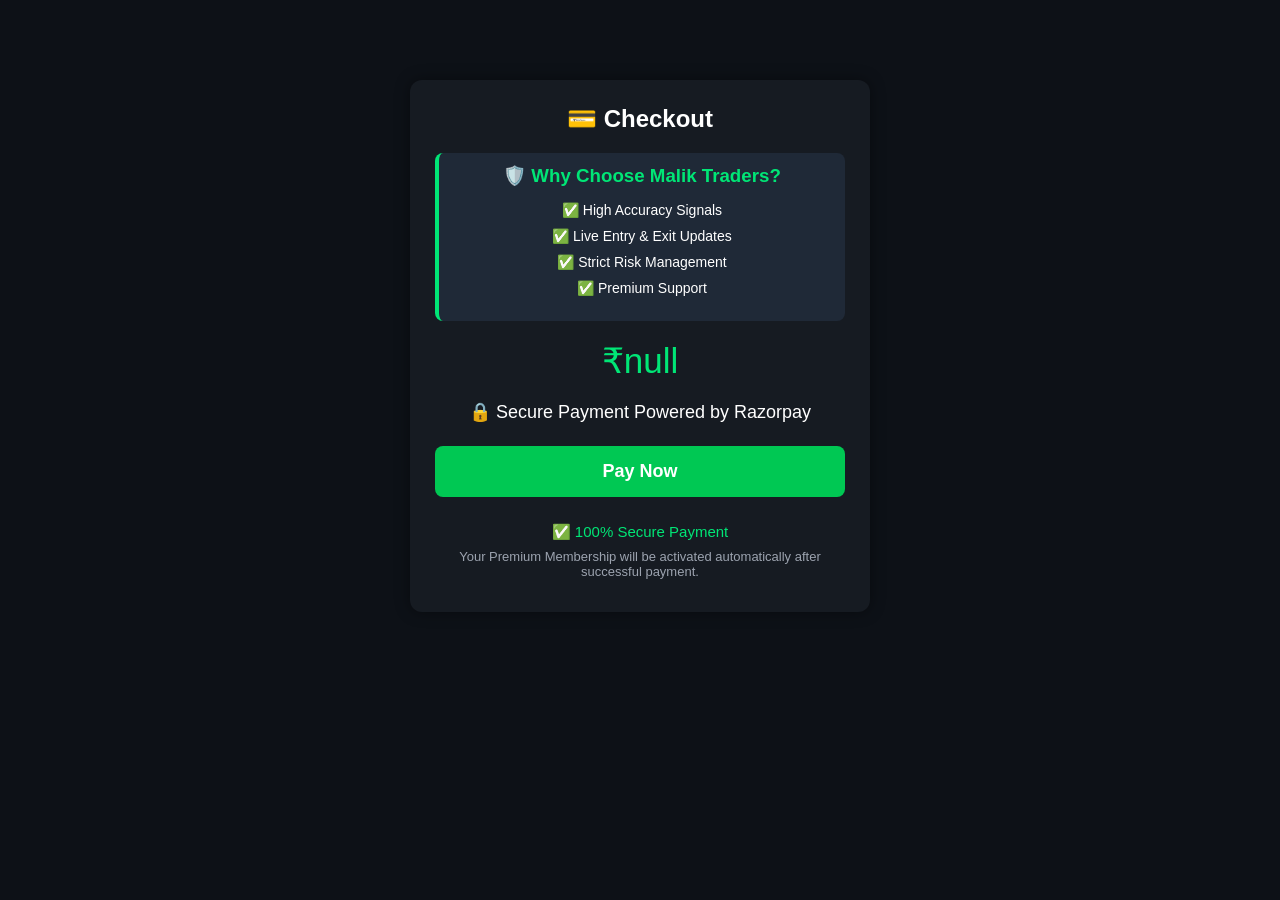
<file: checkout.html>
<!DOCTYPE html>
<html lang="en">
<head>
<meta charset="UTF-8">
<meta name="viewport" content="width=device-width, initial-scale=1.0">
<title>Checkout - Malik Traders</title>

<link rel="stylesheet" href="style.css">

<style>

body{
background:#0d1117;
color:white;
font-family:Arial,sans-serif;
}

.container{
max-width:500px;
margin:60px auto;
padding:20px;
}

.card{
background:#161b22;
padding:25px;
border-radius:12px;
text-align:center;
}

.price{
font-size:35px;
color:#00e676;
margin:20px 0;
}

button{
width:100%;
padding:15px;
font-size:18px;
background:#00c853;
color:white;
border:none;
border-radius:8px;
cursor:pointer;
}

button:hover{
background:#00e676;
color:black;
}

</style>

</head>

<body>

<div class="container">

<div class="card">

<h2>💳 Checkout</h2>
<div style="
background:#1f2937;
padding:12px;
border-radius:8px;
margin:20px 0;
border-left:4px solid #00e676;
">

<h3 style="color:#00e676;margin-bottom:10px;">
🛡️ Why Choose Malik Traders?
</h3>

<p style="font-size:14px;line-height:26px;">

✅ High Accuracy Signals<br>

✅ Live Entry & Exit Updates<br>

✅ Strict Risk Management<br>

✅ Premium Support

</p>

</div>

<h3 id="planName">Loading...</h3>

<div class="price" id="amount">
₹0
</div>

<p>
🔒 Secure Payment Powered by Razorpay
</p>

<button id="payBtn">
Pay Now
</button>
<br><br>

<p style="color:#00e676;font-size:15px;">
✅ 100% Secure Payment
</p>

<p style="color:#9ca3af;font-size:13px;">
Your Premium Membership will be activated automatically after successful payment.
</p>

</div>

</div>

<script>

const plan=localStorage.getItem("plan");
const amount=localStorage.getItem("amount");

document.getElementById("planName").innerText=plan;
document.getElementById("amount").innerText="₹"+amount;

document.getElementById("payBtn").onclick=function(){

alert("Razorpay Live Key आने के बाद Payment यहीं खुलेगा.");

}

</script>

</body>
</html>
</file>
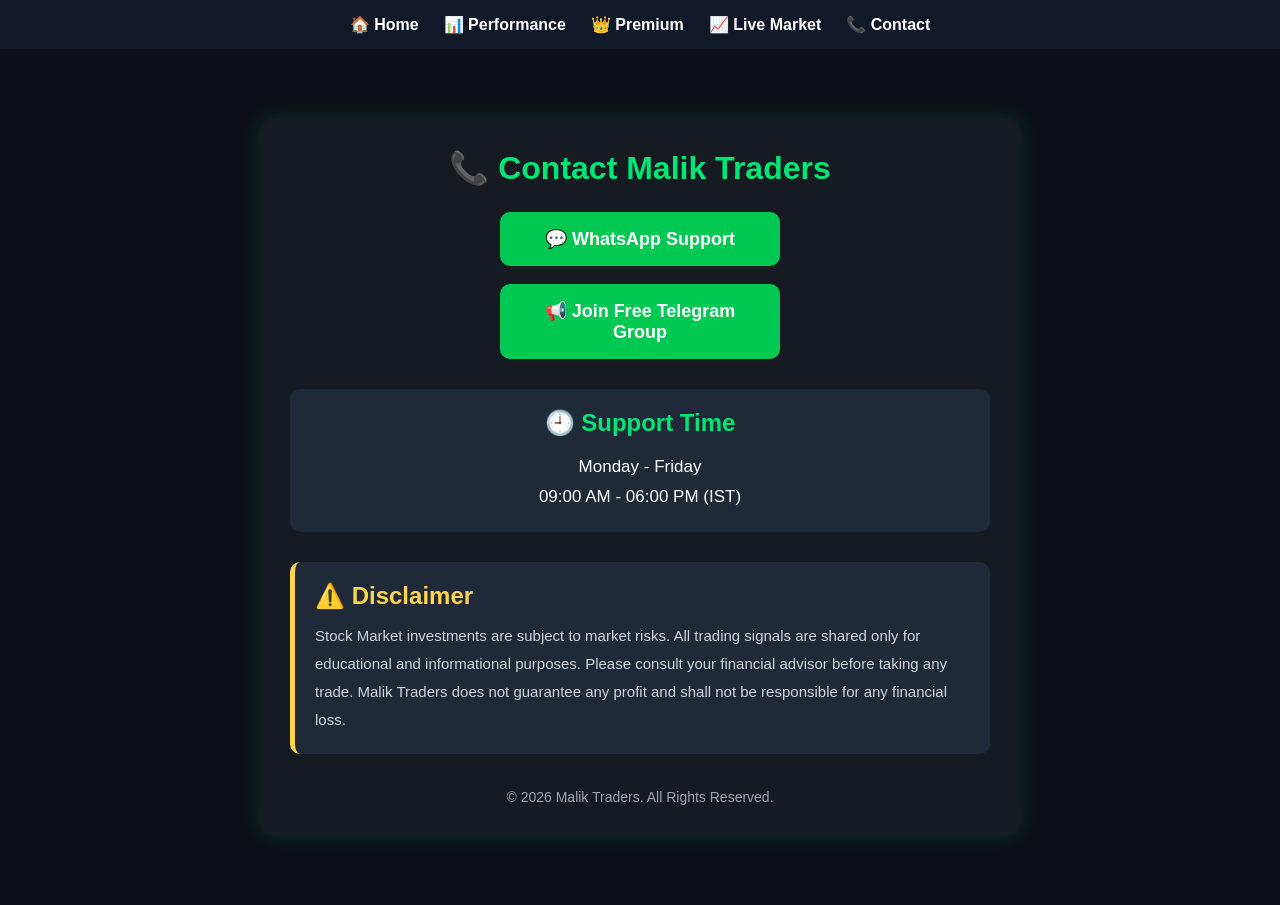
<file: contact.html>
<!DOCTYPE html>
<html lang="en">
<head>
<meta charset="UTF-8">
<meta name="viewport" content="width=device-width, initial-scale=1.0">
<title>Contact - Malik Traders</title>

<style>

*{
margin:0;
padding:0;
box-sizing:border-box;
font-family:Arial,sans-serif;
}

body{
background:#0d1117;
color:white;
}

nav{
background:#111827;
padding:15px;
display:flex;
justify-content:center;
gap:25px;
flex-wrap:wrap;
}

nav a{
color:white;
text-decoration:none;
font-weight:bold;
}

.container{
max-width:800px;
margin:50px auto;
padding:20px;
}

.card{
background:#161b22;
padding:30px;
border-radius:12px;
text-align:center;
box-shadow:0 0 20px rgba(0,255,120,.12);
}

h1{
margin-bottom:25px;
color:#00e676;
}

.btn{
display:block;
margin:18px auto;
padding:16px;
width:280px;
background:#00c853;
color:white;
text-decoration:none;
border-radius:10px;
font-size:18px;
font-weight:bold;
transition:.3s;
}

.btn:hover{
background:#00e676;
color:#000;
transform:scale(1.03);
}

.support{
margin-top:30px;
padding:20px;
background:#1f2937;
border-radius:10px;
}

.support h2{
color:#00e676;
margin-bottom:15px;
}

.support p{
line-height:30px;
font-size:17px;
}

.disclaimer{
margin-top:30px;
padding:20px;
background:#202938;
border-left:5px solid #ffd54f;
border-radius:10px;
text-align:left;
}

.disclaimer h2{
color:#ffd54f;
margin-bottom:12px;
}

.disclaimer p{
line-height:28px;
font-size:15px;
color:#d1d5db;
}

.footer{
margin-top:35px;
text-align:center;
color:#9ca3af;
font-size:14px;
}

</style>

</head>

<body>

<nav>

<a href="index.html">🏠 Home</a>

<a href="performance.html">📊 Performance</a>

<a href="login.html">👑 Premium</a>

<a href="market.html">📈 Live Market</a>

<a href="contact.html">📞 Contact</a>

</nav>

<div class="container">

<div class="card">

<h1>📞 Contact Malik Traders</h1>

<a class="btn"
href="http://wa.me/918860099547"
target="_blank">

💬 WhatsApp Support

</a>

<a class="btn"
href="https://t.me/+dgK_YTnj6EU3ZmNl"
target="_blank">

📢 Join Free Telegram Group

</a>

<div class="support">

<h2>🕘 Support Time</h2>

<p>

Monday - Friday

<br>

09:00 AM - 06:00 PM (IST)

</p>

</div>

<div class="disclaimer">

<h2>⚠️ Disclaimer</h2>

<p>

Stock Market investments are subject to market risks.

All trading signals are shared only for educational and informational purposes.

Please consult your financial advisor before taking any trade.

Malik Traders does not guarantee any profit and shall not be responsible for any financial loss.

</p>

</div>

<div class="footer">

© 2026 Malik Traders. All Rights Reserved.

</div>

</div>

</div>

</body>

</html>
</file>
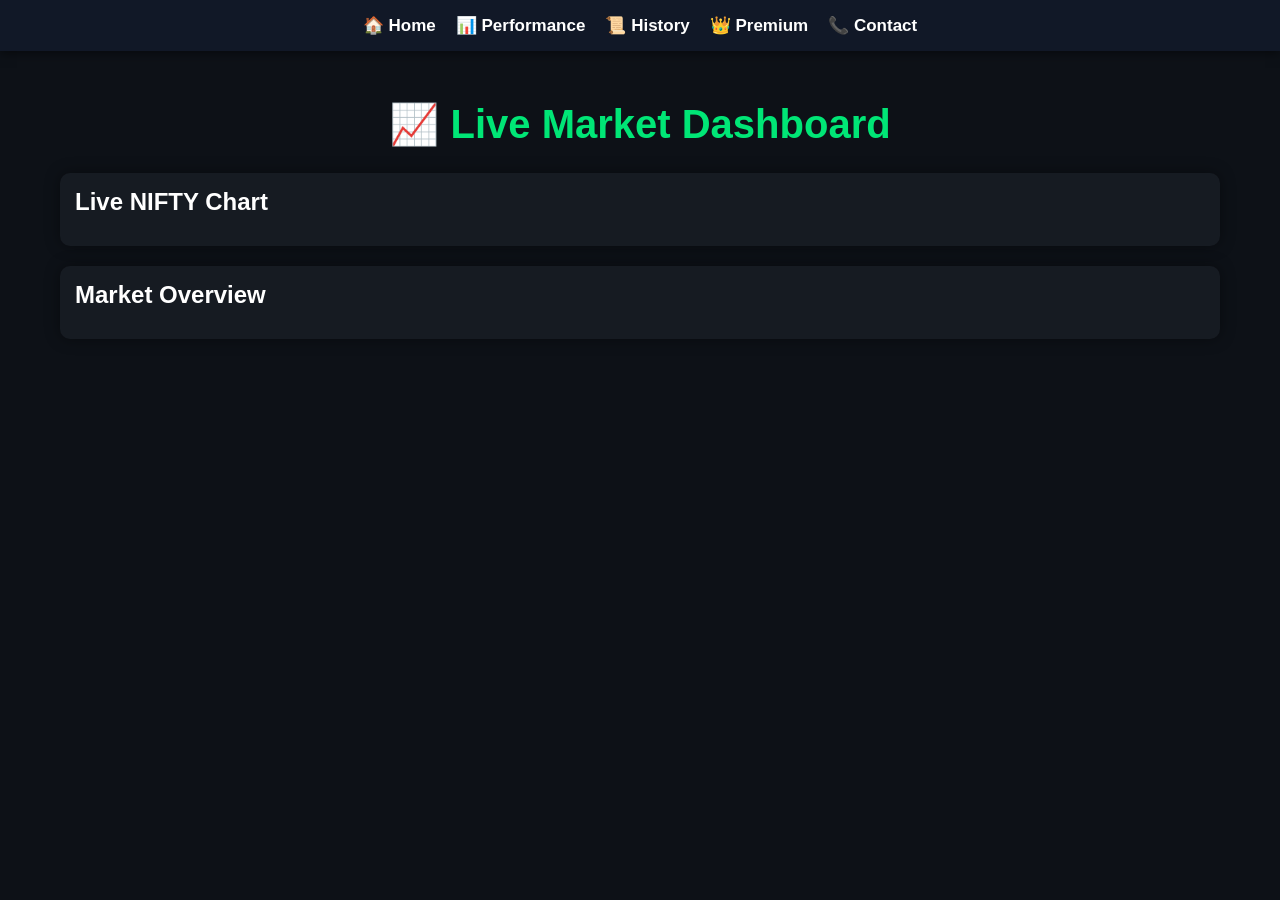
<file: market.html>
<!DOCTYPE html>
<html lang="en">
<head>
<meta charset="UTF-8">
<meta name="viewport" content="width=device-width, initial-scale=1.0">
<title>Malik Traders - Live Market</title>

<link rel="stylesheet" href="style.css">

<style>

body{
background:#0d1117;
color:white;
margin:0;
font-family:Arial,sans-serif;
}

nav{
background:#111827;
padding:15px;
display:flex;
justify-content:center;
gap:20px;
flex-wrap:wrap;
}

nav a{
color:white;
text-decoration:none;
font-weight:bold;
}

.container{
max-width:1200px;
margin:auto;
padding:20px;
}

.card{
background:#161b22;
padding:15px;
border-radius:10px;
margin-bottom:20px;
}

h1{
text-align:center;
color:#00e676;
margin-bottom:25px;
}

</style>

</head>

<body>

<nav>

<a href="index.html">🏠 Home</a>

<a href="performance.html">📊 Performance</a>

<a href="history.html">📜 History</a>

<a href="premium.html">👑 Premium</a>

<a href="contact.html">📞 Contact</a>

</nav>

<div class="container">

<h1>📈 Live Market Dashboard</h1>

<div class="card">

<h2>Live NIFTY Chart</h2>

<div class="tradingview-widget-container">

<div id="tradingview_chart"></div>

</div>

</div>

<div class="card">

<h2>Market Overview</h2>

<div class="tradingview-widget-container">

<div class="tradingview-widget-container__widget"></div>

</div>

</div>

</div>

<script src="https://s3.tradingview.com/tv.js"></script>

<script>

new TradingView.widget({

"container_id":"tradingview_chart",

"width":"100%",

"height":550,

"symbol":"NSE:NIFTY",

"interval":"5",

"timezone":"Asia/Kolkata",

"theme":"dark",

"style":"1",

"locale":"en",

"toolbar_bg":"#161b22",

"enable_publishing":false,

"allow_symbol_change":true,

"hide_side_toolbar":false

});

</script>

<script type="text/javascript" src="https://s3.tradingview.com/external-embedding/embed-widget-market-overview.js" async>
{
"colorTheme":"dark",
"dateRange":"12M",
"showChart":true,
"locale":"en",
"width":"100%",
"height":"550",
"tabs":[
{
"title":"Indices",
"symbols":[
{"s":"NSE:NIFTY"},
{"s":"NSE:BANKNIFTY"},
{"s":"BSE:SENSEX"}
]
},
{
"title":"Forex",
"symbols":[
{"s":"FX:USDINR"},
{"s":"FX:EURUSD"}
]
},
{
"title":"Crypto",
"symbols":[
{"s":"BINANCE:BTCUSDT"},
{"s":"BINANCE:ETHUSDT"}
]
}
]
}
</script>

</body>
</html>
</file>
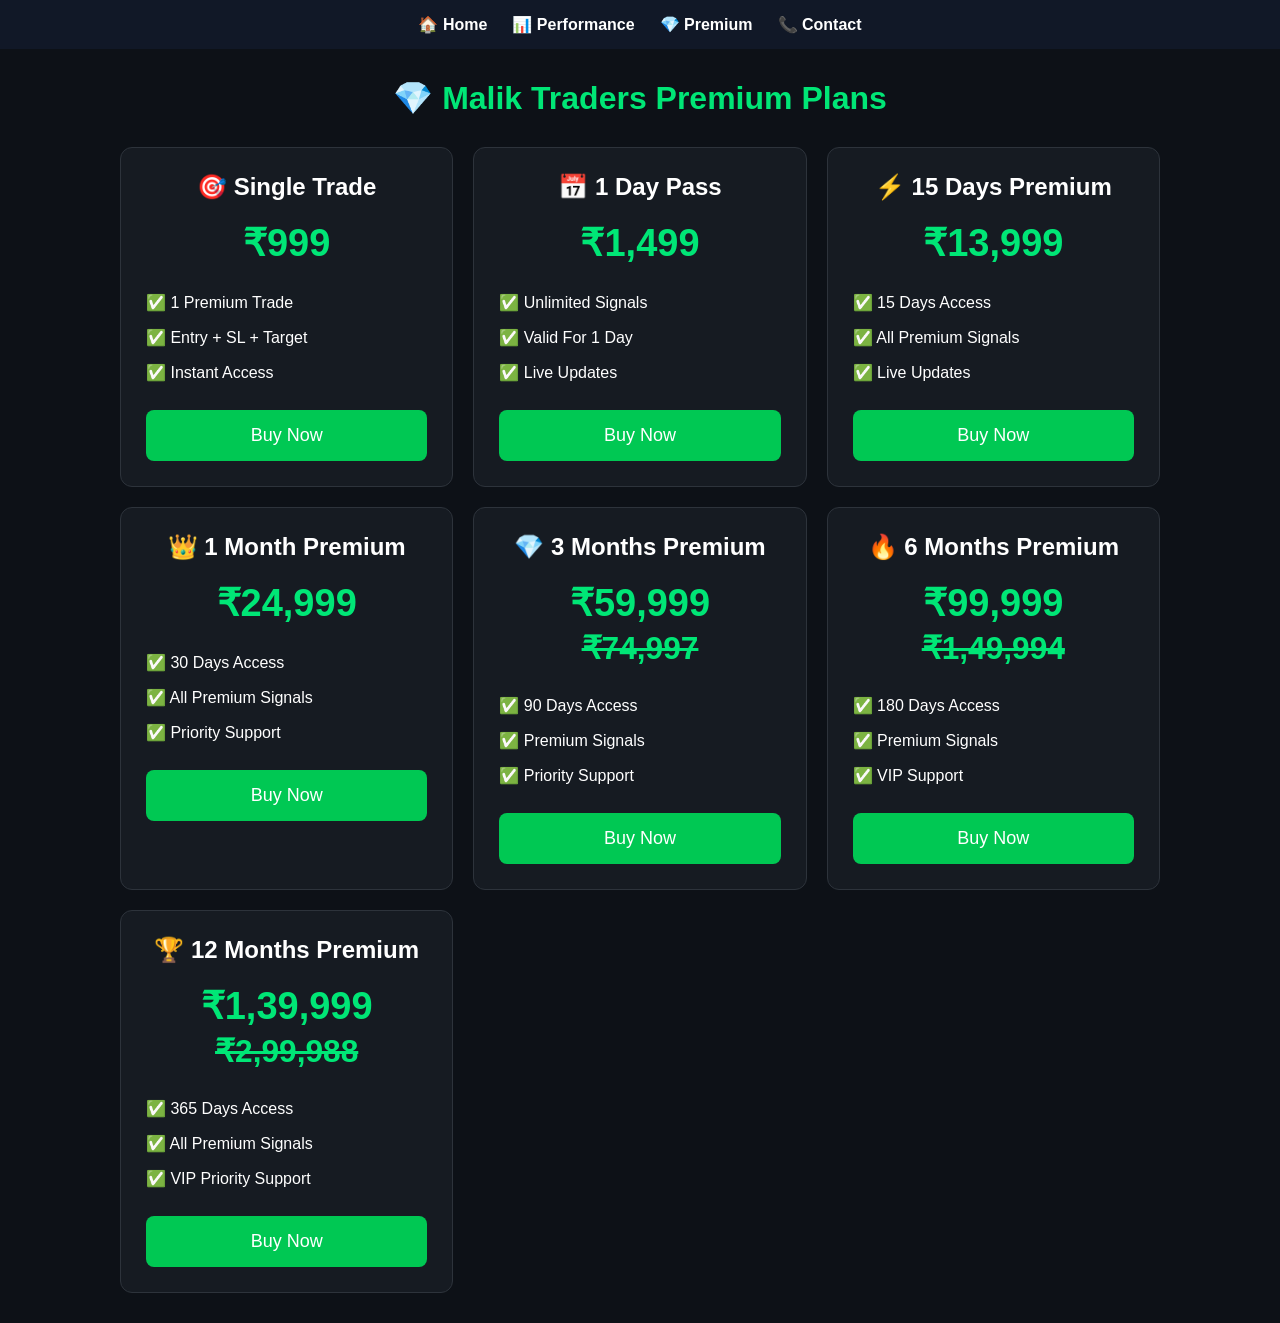
<file: payment.html>
<!DOCTYPE html>
<html lang="en">
<head>
<meta charset="UTF-8">
<meta name="viewport" content="width=device-width, initial-scale=1.0">
<title>Malik Traders Premium</title>

<style>

*{
margin:0;
padding:0;
box-sizing:border-box;
font-family:Arial,sans-serif;
}

body{
background:#0d1117;
color:white;
}

nav{
background:#111827;
padding:15px;
display:flex;
justify-content:center;
gap:25px;
flex-wrap:wrap;
}

nav a{
color:white;
text-decoration:none;
font-weight:bold;
}

.container{
max-width:1100px;
margin:auto;
padding:30px;
}

h1{
text-align:center;
margin-bottom:30px;
color:#00e676;
}

.cards{
display:grid;
grid-template-columns:repeat(auto-fit,minmax(280px,1fr));
gap:20px;
}

.card{
background:#161b22;
padding:25px;
border-radius:12px;
text-align:center;
border:1px solid #2d333b;
}

.card h2{
margin-bottom:15px;
}

.price{
font-size:38px;
font-weight:bold;
color:#00e676;
margin:20px 0;
}

ul{
list-style:none;
text-align:left;
margin:20px 0;
}

ul li{
padding:8px 0;
}

button{
width:100%;
padding:15px;
font-size:18px;
background:#00c853;
color:white;
border:none;
border-radius:8px;
cursor:pointer;
}

button:hover{
background:#00e676;
color:black;
}

</style>

</head>

<body>

<nav>

<a href="index.html">🏠 Home</a>

<a href="performance.html">📊 Performance</a>

<a href="payment.html">💎 Premium</a>

<a href="contact.html">📞 Contact</a>

</nav>

<div class="container">

<h1>💎 Malik Traders Premium Plans</h1>

<div class="cards">

<div class="card">

<h2>🎯 Single Trade</h2>

<div class="price">₹999</div>

<ul>
<li>✅ 1 Premium Trade</li>
<li>✅ Entry + SL + Target</li>
<li>✅ Instant Access</li>
</ul>

<button onclick="buyPlan('single',999)">
Buy Now
</button>

</div>

<div class="card">

<h2>📅 1 Day Pass</h2>

<div class="price">₹1,499</div>

<ul>
<li>✅ Unlimited Signals</li>
<li>✅ Valid For 1 Day</li>
<li>✅ Live Updates</li>
</ul>

<button onclick="buyPlan('day',1499)">
Buy Now
</button>

</div>

<div class="card">

<h2>⚡ 15 Days Premium</h2>

<div class="price">₹13,999</div>

<ul>
<li>✅ 15 Days Access</li>
<li>✅ All Premium Signals</li>
<li>✅ Live Updates</li>
</ul>

<button onclick="buyPlan('15days',13999)">
Buy Now
</button>

</div>

<div class="card">

<h2>👑 1 Month Premium</h2>

<div class="price">₹24,999</div>

<ul>
<li>✅ 30 Days Access</li>
<li>✅ All Premium Signals</li>
<li>✅ Priority Support</li>
</ul>

<button onclick="buyPlan('month',24999)">
Buy Now
</button>

</div>

<div class="card">

<h2>💎 3 Months Premium</h2>

<div class="price">
₹59,999
<br>
<small><del>₹74,997</del></small>
</div>

<ul>
<li>✅ 90 Days Access</li>
<li>✅ Premium Signals</li>
<li>✅ Priority Support</li>
</ul>

<button onclick="buyPlan('3months',59999)">
Buy Now
</button>

</div>

<div class="card">

<h2>🔥 6 Months Premium</h2>

<div class="price">
₹99,999
<br>
<small><del>₹1,49,994</del></small>
</div>

<ul>
<li>✅ 180 Days Access</li>
<li>✅ Premium Signals</li>
<li>✅ VIP Support</li>
</ul>

<button onclick="buyPlan('6months',99999)">
Buy Now
</button>

</div>

<div class="card">

<h2>🏆 12 Months Premium</h2>

<div class="price">
₹1,39,999
<br>
<small><del>₹2,99,988</del></small>
</div>

<ul>
<li>✅ 365 Days Access</li>
<li>✅ All Premium Signals</li>
<li>✅ VIP Priority Support</li>
</ul>

<button onclick="buyPlan('12months',139999)">
Buy Now
</button>

</div>

</div>

</div>

<script>

function buyPlan(plan,amount){

localStorage.setItem("plan",plan);
localStorage.setItem("amount",amount);

window.location.href="checkout.html";

}

</script>

</body>
</html>
</file>
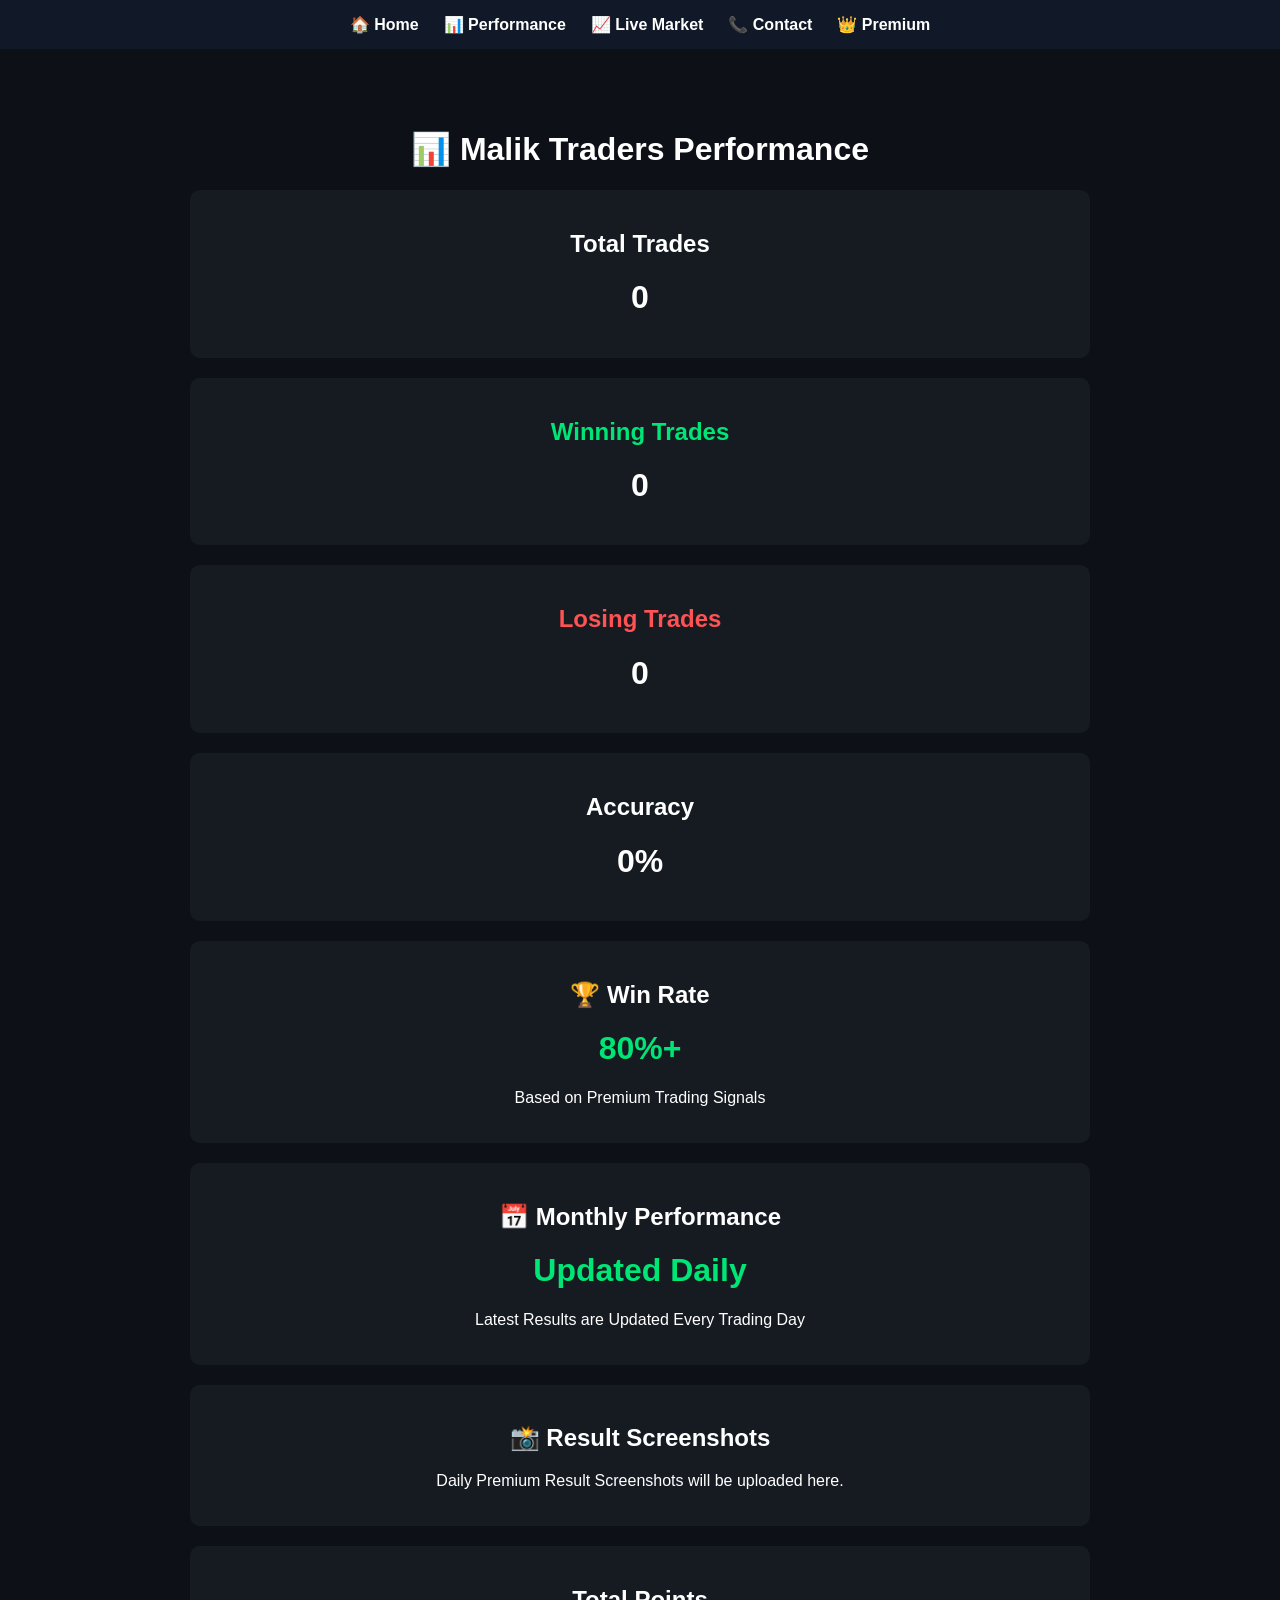
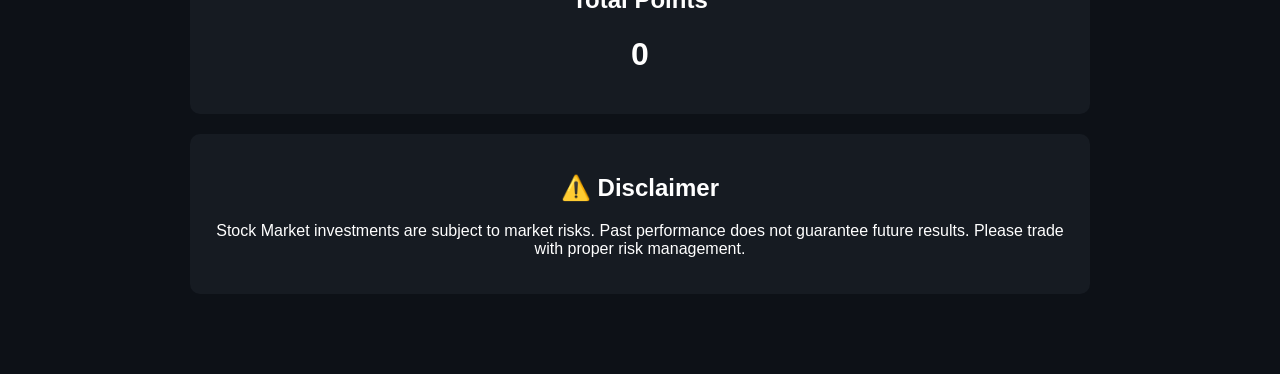
<file: performance.html>
<!DOCTYPE html>
<html lang="en">
<head>
<meta charset="UTF-8">
<meta name="viewport" content="width=device-width, initial-scale=1.0">
<title>Malik Traders - Performance</title>

<style>
body{
margin:0;
background:#0d1117;
font-family:Arial,sans-serif;
color:white;
}

nav{
background:#111827;
padding:15px;
display:flex;
justify-content:center;
gap:25px;
flex-wrap:wrap;
}

nav a{
color:white;
text-decoration:none;
font-weight:bold;
}

.container{
max-width:900px;
margin:40px auto;
padding:20px;
}

.card{
background:#161b22;
padding:20px;
margin-bottom:20px;
border-radius:10px;
text-align:center;
}

h1{
text-align:center;
}

.green{
color:#00e676;
}

.red{
color:#ff5252;
}
</style>

</head>

<body>

<nav>

<a href="index.html">🏠 Home</a>

<a href="performance.html">📊 Performance</a>

<a href="market.html">📈 Live Market</a>

<a href="contact.html">📞 Contact</a>

<a href="login.html">👑 Premium</a>

</nav>

<div class="container">

<h1>📊 Malik Traders Performance</h1>

<div class="card">
<h2>Total Trades</h2>
<h1 id="totalTrades">0</h1>
</div>

<div class="card">
<h2 class="green">Winning Trades</h2>
<h1 id="winningTrades">0</h1>
</div>

<div class="card">
<h2 class="red">Losing Trades</h2>
<h1 id="losingTrades">0</h1>
</div>

<div class="card">
<h2>Accuracy</h2>
<h1 id="accuracy">0%</h1>
</div>
<div class="card">

<h2>🏆 Win Rate</h2>

<h1 class="green">80%+</h1>

<p>
Based on Premium Trading Signals
</p>

</div>

<div class="card">

<h2>📅 Monthly Performance</h2>

<h1 class="green">Updated Daily</h1>

<p>
Latest Results are Updated Every Trading Day
</p>

</div>

<div class="card">

<h2>📸 Result Screenshots</h2>

<p>
Daily Premium Result Screenshots will be uploaded here.
</p>

</div>

<div class="card">
<h2>Total Points</h2>
<h1 id="totalPoints">0</h1>
</div>
<div class="card">

<h2>⚠️ Disclaimer</h2>

<p>

Stock Market investments are subject to market risks.

Past performance does not guarantee future results.

Please trade with proper risk management.

</p>

</div>
</div>

</body>
</html>
</file>
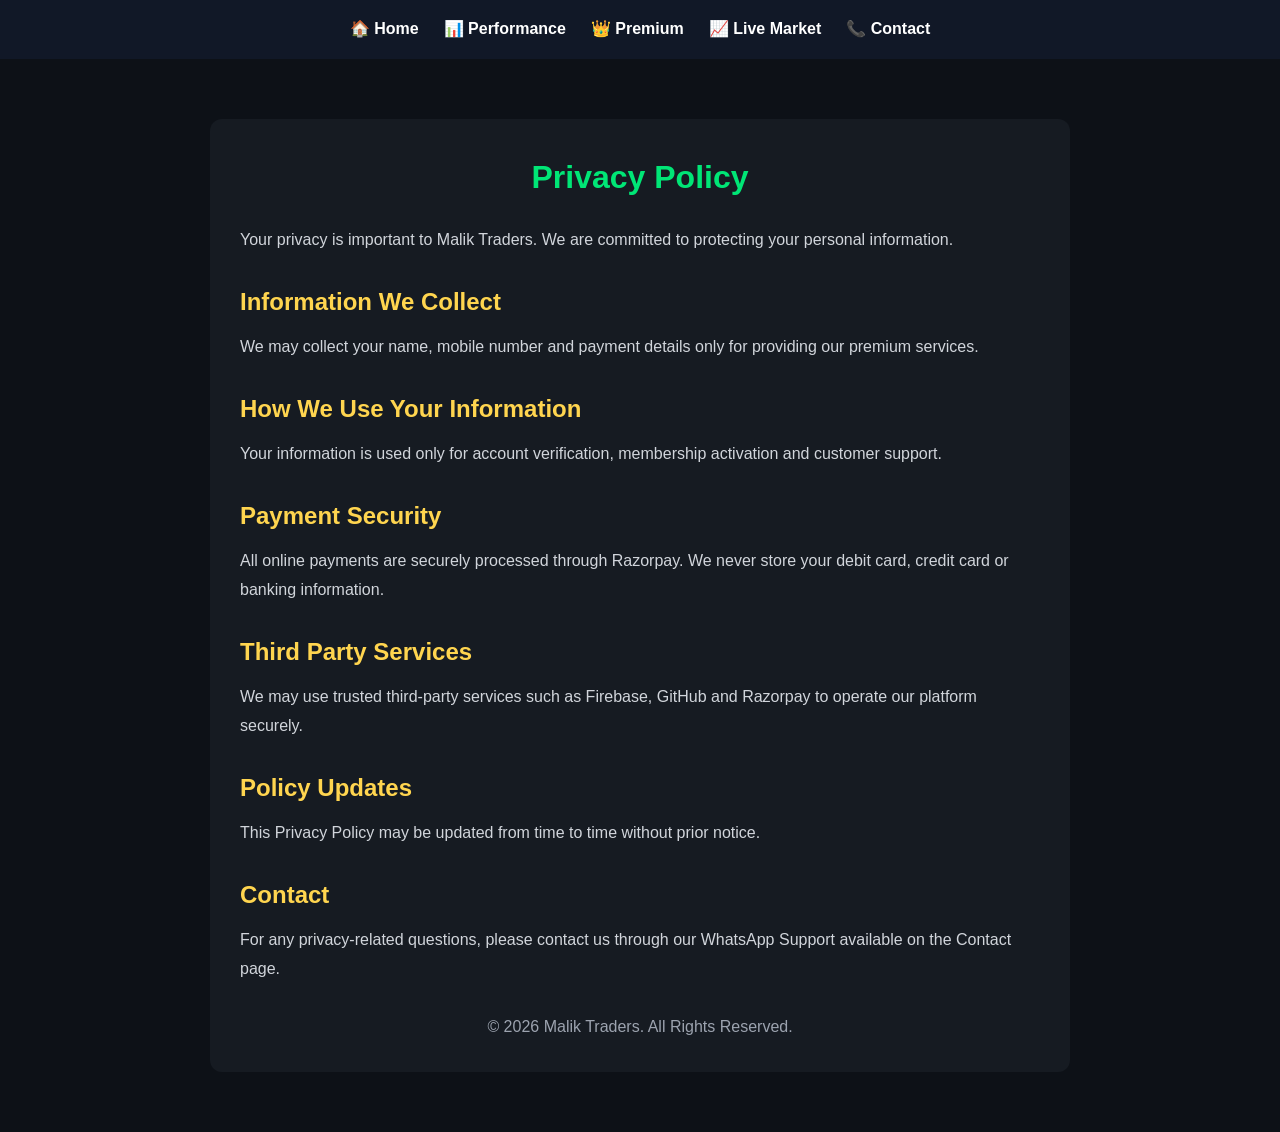
<file: privacy.html>
<!DOCTYPE html>
<html lang="en">
<head>
<meta charset="UTF-8">
<meta name="viewport" content="width=device-width, initial-scale=1.0">
<title>Privacy Policy - Malik Traders</title>

<style>
*{
margin:0;
padding:0;
box-sizing:border-box;
font-family:Arial,sans-serif;
}

body{
background:#0d1117;
color:white;
line-height:1.8;
}

nav{
background:#111827;
padding:15px;
display:flex;
justify-content:center;
gap:25px;
flex-wrap:wrap;
}

nav a{
color:white;
text-decoration:none;
font-weight:bold;
}

.container{
max-width:900px;
margin:40px auto;
padding:20px;
}

.card{
background:#161b22;
padding:30px;
border-radius:12px;
}

h1{
color:#00e676;
margin-bottom:20px;
text-align:center;
}

h2{
margin-top:25px;
color:#ffd54f;
}

p{
margin-top:10px;
color:#d1d5db;
}

.footer{
text-align:center;
margin-top:30px;
color:#9ca3af;
}
</style>

</head>

<body>

<nav>

<a href="index.html">🏠 Home</a>

<a href="performance.html">📊 Performance</a>

<a href="login.html">👑 Premium</a>

<a href="market.html">📈 Live Market</a>

<a href="contact.html">📞 Contact</a>

</nav>

<div class="container">

<div class="card">

<h1>Privacy Policy</h1>

<p>
Your privacy is important to Malik Traders. We are committed to protecting your personal information.
</p>

<h2>Information We Collect</h2>

<p>
We may collect your name, mobile number and payment details only for providing our premium services.
</p>

<h2>How We Use Your Information</h2>

<p>
Your information is used only for account verification, membership activation and customer support.
</p>

<h2>Payment Security</h2>

<p>
All online payments are securely processed through Razorpay. We never store your debit card, credit card or banking information.
</p>

<h2>Third Party Services</h2>

<p>
We may use trusted third-party services such as Firebase, GitHub and Razorpay to operate our platform securely.
</p>

<h2>Policy Updates</h2>

<p>
This Privacy Policy may be updated from time to time without prior notice.
</p>

<h2>Contact</h2>

<p>
For any privacy-related questions, please contact us through our WhatsApp Support available on the Contact page.
</p>

<div class="footer">

© 2026 Malik Traders. All Rights Reserved.

</div>

</div>

</div>

</body>
</html>
</file>
<file: style.css>
*{
margin:0;
padding:0;
box-sizing:border-box;
font-family:Arial,sans-serif;
}

body{
background:#0d1117;
color:#fff;
}

nav{
background:#111827;
padding:15px;
display:flex;
justify-content:center;
gap:25px;
flex-wrap:wrap;
box-shadow:0 2px 10px rgba(0,0,0,.5);
}

nav a{
color:#fff;
text-decoration:none;
font-size:17px;
font-weight:bold;
transition:.3s;
}

nav a:hover{
color:#00e676;
}

.container{
max-width:1000px;
margin:auto;
padding:30px;
}

h1{
text-align:center;
margin:30px 0;
font-size:40px;
color:#00e676;
}

.card{
background:#161b22;
padding:25px;
margin-bottom:25px;
border-radius:12px;
box-shadow:0 0 15px rgba(0,0,0,.4);
transition:.3s;
}

.card:hover{
transform:translateY(-5px);
}

.card h2{
margin-bottom:15px;
}

.card p{
margin:8px 0;
font-size:18px;
}

button{
width:100%;
padding:14px;
margin-top:15px;
border:none;
border-radius:8px;
background:#00c853;
color:#fff;
font-size:18px;
font-weight:bold;
cursor:pointer;
transition:.3s;
}

button:hover{
background:#00e676;
color:#000;
}

@media(max-width:768px){

nav{
gap:12px;
padding:12px;
}

nav a{
font-size:15px;
}

h1{
font-size:30px;
}

.card{
padding:18px;
}

.card p{
font-size:16px;
}

}
</file>
